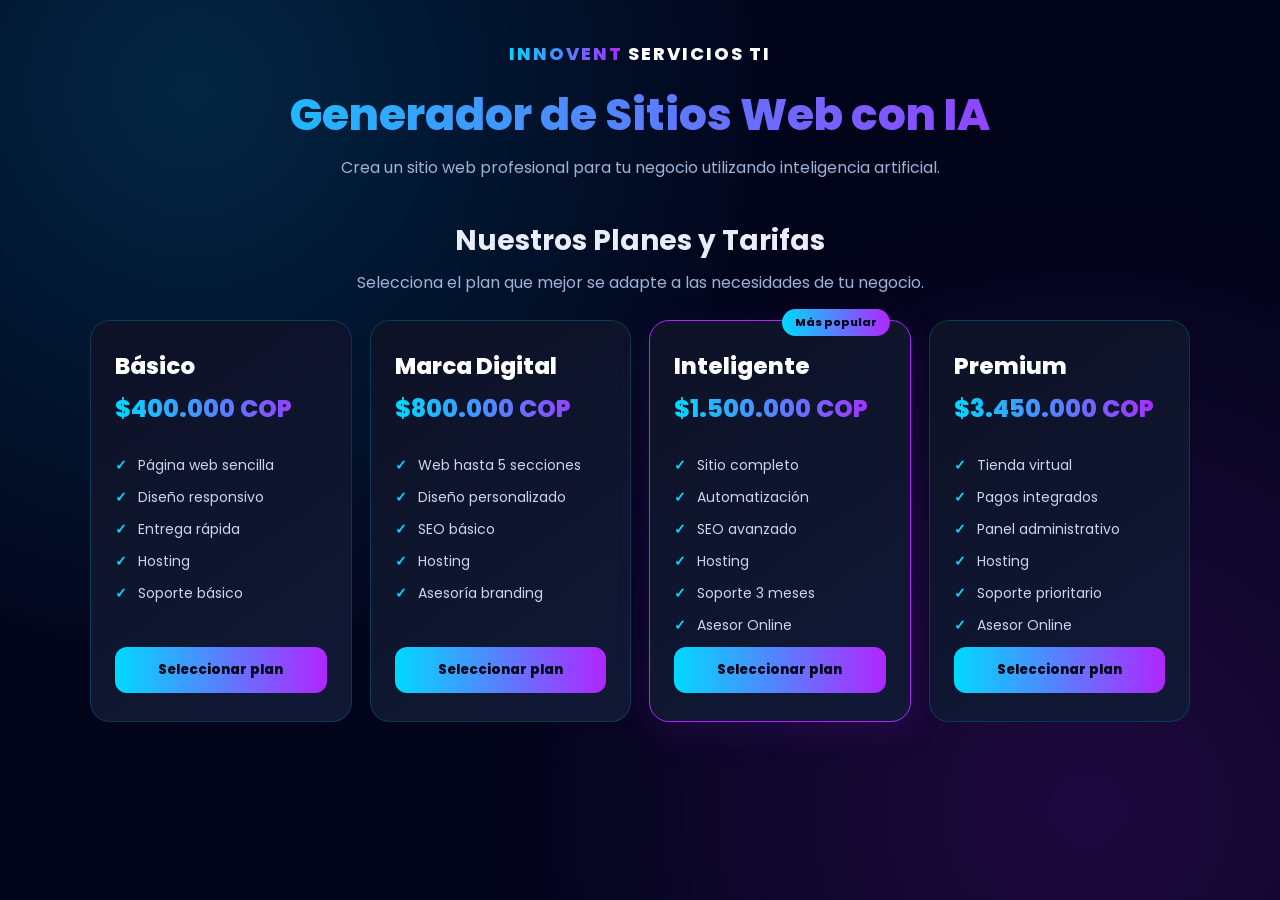
<file: generador-ia.html>
<!DOCTYPE html>
<html lang="es">
<head>
<meta charset="UTF-8">
<meta name="viewport" content="width=device-width, initial-scale=1.0">

<title>Generador de Sitios Web con IA | Innovent Servicios TI</title>

<style>

@import url('https://fonts.googleapis.com/css2?family=Poppins:wght@400;500;600;700;800&display=swap');

:root{
    --cyan:#00d9ff;
    --magenta:#b026ff;
    --bg:#02041a;
    --card:#0d1226;
    --card2:#111936;
    --text:#e8edf8;
    --muted:#9db3d6;
    --success:#25d366;
}

*{
    box-sizing:border-box;
}

body{
    margin:0;
    font-family:'Poppins',sans-serif;
    background:
        radial-gradient(circle at 15% 10%,rgba(0,190,255,.18),transparent 45%),
        radial-gradient(circle at 85% 90%,rgba(176,38,255,.16),transparent 45%),
        var(--bg);
    color:var(--text);
    min-height:100vh;
    padding:40px 20px;
}

.wrap{
    max-width:1100px;
    margin:auto;
}

/* =========================
   HEADER
========================= */

.header{
    text-align:center;
    margin-bottom:40px;
}

.logo{
    font-size:18px;
    font-weight:800;
    letter-spacing:2px;
    color:white;
    margin-bottom:15px;
}

.logo span{
    background:linear-gradient(90deg,var(--cyan),var(--magenta));
    -webkit-background-clip:text;
    background-clip:text;
    color:transparent;
}

h1{
    font-size:clamp(28px,4vw,44px);
    font-weight:800;
    margin:0 0 8px;
    background:linear-gradient(
        90deg,
        var(--cyan),
        var(--magenta)
    );
    -webkit-background-clip:text;
    background-clip:text;
    color:transparent;
}

.subtitle{
    color:var(--muted);
    margin:0 auto;
    max-width:700px;
}

/* =========================
   PLANES
========================= */

.planes-section{
    margin-bottom:35px;
}

.planes-title{
    text-align:center;
    margin-bottom:25px;
}

.planes-title h2{
    margin:0;
    font-size:28px;
}

.planes-title p{
    color:var(--muted);
    margin-top:8px;
}

.planes-grid{
    display:grid;
    grid-template-columns:repeat(4,1fr);
    gap:18px;
}

.plan{
    position:relative;
    background:linear-gradient(
        145deg,
        rgba(13,18,38,.98),
        rgba(17,25,54,.98)
    );

    border:1px solid rgba(0,217,255,.18);
    border-radius:20px;
    padding:25px;
    transition:.3s;
}

.plan:hover{
    transform:translateY(-6px);
    border-color:var(--cyan);
    box-shadow:0 15px 40px rgba(0,217,255,.12);
}

.plan.selected{
    border:2px solid var(--cyan);
    box-shadow:
        0 0 0 3px rgba(0,217,255,.08),
        0 15px 45px rgba(0,217,255,.15);
}

.plan.destacado{
    border-color:var(--magenta);
}

.badge{
    position:absolute;
    top:-12px;
    right:20px;
    padding:5px 12px;
    border-radius:20px;
    font-size:11px;
    font-weight:700;

    background:linear-gradient(
        90deg,
        var(--cyan),
        var(--magenta)
    );

    color:#02041a;
}

.plan h3{
    margin:0 0 8px;
    font-size:23px;
}

.plan-price{
    font-size:24px;
    font-weight:800;
    margin-bottom:18px;

    background:linear-gradient(
        90deg,
        var(--cyan),
        var(--magenta)
    );

    -webkit-background-clip:text;
    background-clip:text;
    color:transparent;
}

.plan ul{
    padding:0;
    margin:0 0 22px;
    list-style:none;
}

.plan li{
    margin:10px 0;
    color:#c7d5ed;
    font-size:14px;
}

.plan li::before{
    content:"✓";
    color:var(--cyan);
    font-weight:bold;
    margin-right:8px;
}

.btn-plan{
    width:100%;
    padding:13px;
    border:none;
    border-radius:12px;

    background:linear-gradient(
        90deg,
        var(--cyan),
        var(--magenta)
    );

    color:#02041a;
    font-family:inherit;
    font-weight:800;
    cursor:pointer;
    transition:.2s;
}

.btn-plan:hover{
    transform:translateY(-2px);
}

/* =========================
   PLAN SELECCIONADO
========================= */

.plan-selected{
    display:none;

    background:#071026;
    border:1px solid rgba(0,217,255,.3);
    border-radius:15px;

    padding:16px 20px;
    margin-bottom:25px;
}

.plan-selected.active{
    display:flex;
    justify-content:space-between;
    align-items:center;
    gap:15px;
}

.plan-selected strong{
    color:var(--cyan);
}

.change-plan{
    background:transparent;
    border:1px solid var(--cyan);
    color:var(--cyan);
    border-radius:8px;
    padding:7px 12px;
    cursor:pointer;
}

/* =========================
   GENERADOR
========================= */

.generator-container{
    display:none;
}

.generator-container.active{
    display:block;
}

form{
    background:var(--card);
    border:1px solid rgba(0,217,255,.25);
    border-radius:20px;
    padding:28px;
    display:grid;
    gap:18px;
}

.form-title{
    margin:0 0 5px;
    font-size:22px;
}

.form-description{
    color:var(--muted);
    margin:0 0 10px;
    font-size:14px;
}

label{
    font-size:14px;
    font-weight:600;
    color:#bcd0ee;
    margin-bottom:6px;
    display:block;
}

input,
select,
textarea{
    width:100%;
    padding:12px 14px;
    border-radius:10px;
    border:1px solid rgba(255,255,255,.12);
    background:#070b1c;
    color:var(--text);
    font-family:inherit;
    font-size:15px;
}

input:focus,
select:focus,
textarea:focus{
    outline:2px solid var(--cyan);
}

textarea{
    resize:vertical;
    min-height:90px;
}

.row2{
    display:grid;
    grid-template-columns:1fr 1fr;
    gap:18px;
}

.btn-generar{
    margin-top:6px;
    padding:15px 20px;
    border:none;
    border-radius:14px;

    font-family:inherit;
    font-weight:700;
    font-size:16px;

    color:#02041a;

    background:linear-gradient(
        90deg,
        var(--cyan),
        var(--magenta)
    );

    cursor:pointer;
    transition:.15s;
}

.btn-generar:hover{
    transform:translateY(-2px);
}

.btn-generar:disabled{
    opacity:.6;
    cursor:not-allowed;
}

#estado{
    font-size:14px;
    color:var(--muted);
    min-height:20px;
}

/* =========================
   INFORMACION DE PLAN
========================= */

.payment-info{
    margin-top:5px;
    padding:15px;
    border-radius:12px;

    background:rgba(37,211,102,.08);
    border:1px solid rgba(37,211,102,.25);

    color:#bdeecb;
    font-size:13px;
}

.payment-info strong{
    color:#25d366;
}

/* =========================
   RESULTADO
========================= */

#resultado{
    margin-top:34px;
    display:none;
}

#resultado h2{
    font-size:20px;
    margin-bottom:12px;
}

.preview-box{
    border:1px solid rgba(0,217,255,.3);
    border-radius:16px;
    overflow:hidden;
    background:white;
    height:600px;
}

.preview-box iframe{
    width:100%;
    height:100%;
    border:0;
}

.acciones{
    display:flex;
    gap:12px;
    margin-top:14px;
    flex-wrap:wrap;
}

.acciones button{
    flex:1;
    min-width:180px;
    padding:14px;
    border-radius:12px;
    cursor:pointer;
    font-family:inherit;
    font-weight:700;
}

.btn-descargar{
    border:none;

    background:linear-gradient(
        90deg,
        var(--cyan),
        var(--magenta)
    );
}

.btn-secundario{
    background:transparent;
    border:1px solid var(--cyan);
    color:var(--cyan);
}

/* ================================
   PLANES - DISEÑO WEB PROFESIONAL
================================ */

.planes-web {
    width: 100%;
    max-width: 1200px;
    margin: 0 auto;
    padding: 40px 20px;
    text-align: center;
    font-family: 'Poppins', sans-serif;
}

.planes-web h2 {
    margin: 0 0 8px;
    font-size: clamp(28px, 4vw, 42px);
    font-weight: 800;
    background: linear-gradient(90deg, #00d9ff, #b026ff);
    -webkit-background-clip: text;
    background-clip: text;
    color: transparent;
}

.planes-web .sub {
    margin: 0 0 35px;
    color: #9db3d6;
    font-size: 16px;
}

/* CONTENEDOR */

.carousel-container {
    width: 100%;
    overflow: hidden;
}

/* GRID DE PLANES */

.carousel-track {
    display: grid;
    grid-template-columns: repeat(4, minmax(0, 1fr));
    gap: 20px;
    width: 100%;
}

/* TARJETA */

.plan {
    position: relative;
    display: flex;
    flex-direction: column;
    text-align: left;

    min-width: 0;

    padding: 28px 24px;

    background:
        linear-gradient(
            145deg,
            rgba(13, 18, 38, 0.98),
            rgba(17, 25, 54, 0.98)
        );

    border: 1px solid rgba(0, 217, 255, 0.18);
    border-radius: 20px;

    color: #e8edf8;

    transition:
        transform 0.3s ease,
        border-color 0.3s ease,
        box-shadow 0.3s ease;
}

.plan:hover {
    transform: translateY(-7px);

    border-color: #00d9ff;

    box-shadow:
        0 15px 40px rgba(0, 217, 255, 0.12);
}

/* PLAN DESTACADO */

.plan.destacado {
    border: 1px solid #b026ff;

    box-shadow:
        0 10px 35px rgba(176, 38, 255, 0.12);
}

.plan.destacado:hover {
    border-color: #b026ff;

    box-shadow:
        0 18px 45px rgba(176, 38, 255, 0.20);
}

/* BADGE */

.badge {
    position: absolute;

    top: -12px;
    right: 20px;

    padding: 5px 13px;

    border-radius: 20px;

    font-size: 11px;
    font-weight: 800;

    background:
        linear-gradient(
            90deg,
            #00d9ff,
            #b026ff
        );

    color: #02041a;

    white-space: nowrap;
}

/* TITULO */

.plan h3 {
    margin: 0 0 8px;

    font-size: 23px;
    font-weight: 800;

    color: #ffffff;
}

/* PRECIO */

.plan h4 {
    margin: 0 0 20px;

    font-size: 23px;
    font-weight: 800;

    background:
        linear-gradient(
            90deg,
            #00d9ff,
            #b026ff
        );

    -webkit-background-clip: text;
    background-clip: text;

    color: transparent;
}

/* LISTA */

.plan ul {
    margin: 0;
    padding: 0;

    list-style: none;

    flex: 1;
}

.plan li {
    position: relative;

    margin: 11px 0;

    padding-left: 23px;

    color: #c7d5ed;

    font-size: 14px;
    line-height: 1.5;
}

.plan li::before {
    content: "✓";

    position: absolute;
    left: 0;
    top: 0;

    color: #00d9ff;

    font-weight: 800;
}

/* ================================
   TABLET
================================ */

@media (max-width: 1050px) {

    .carousel-track {
        grid-template-columns: repeat(2, minmax(0, 1fr));
    }

    .plan {
        padding: 25px 22px;
    }

}

/* ================================
   MÓVILES
================================ */

@media (max-width: 650px) {

    .planes-web {
        padding: 30px 15px;
    }

    .planes-web h2 {
        font-size: 30px;
    }

    .planes-web .sub {
        font-size: 14px;
        margin-bottom: 28px;
    }

    .carousel-track {
        grid-template-columns: 1fr;
        gap: 18px;
    }

    .plan {
        width: 100%;
        padding: 25px 22px;

        border-radius: 18px;
    }

    .plan h3 {
        font-size: 22px;
    }

    .plan h4 {
        font-size: 22px;
    }

    .plan li {
        font-size: 14px;
    }

}

/* ================================
   MÓVILES PEQUEÑOS
================================ */

@media (max-width: 400px) {

    .planes-web {
        padding: 25px 12px;
    }

    .plan {
        padding: 22px 18px;
    }

    .badge {
        right: 15px;
        font-size: 10px;
    }

}

/* =========================
   RESPONSIVE
========================= */

@media(max-width:950px){

    .planes-grid{
        grid-template-columns:repeat(2,1fr);
    }

}

@media(max-width:600px){

    body{
        padding:25px 15px;
    }

    .planes-grid{
        grid-template-columns:1fr;
    }

    .row2{
        grid-template-columns:1fr;
    }

    form{
        padding:20px;
    }

    .plan-selected.active{
        flex-direction:column;
        align-items:flex-start;
    }

    .preview-box{
        height:450px;
    }

}

</style>
</head>

<body>

<div class="wrap">

<!-- =========================
     HEADER
========================= -->

<div class="header">

    <div class="logo">
        <span>INNOVENT</span> SERVICIOS TI
    </div>

    <h1>
        Generador de Sitios Web con IA
    </h1>

    <p class="subtitle">
        Crea un sitio web profesional para tu negocio utilizando
        inteligencia artificial.
    </p>

</div>


<!-- =========================
     PLANES
========================= -->

<section class="planes-section" id="planes">

    <div class="planes-title">

        <h2>
            Nuestros Planes y Tarifas
        </h2>

        <p>
            Selecciona el plan que mejor se adapte a las necesidades
            de tu negocio.
        </p>

    </div>


    <div class="planes-grid">


        <!-- BÁSICO -->

        <div class="plan" data-plan="Básico">

            <h3>Básico</h3>

            <div class="plan-price">
                $400.000 COP
            </div>

            <ul>
                <li>Página web sencilla</li>
                <li>Diseño responsivo</li>
                <li>Entrega rápida</li>
                <li>Hosting</li>
                <li>Soporte básico</li>
            </ul>

            <button
                type="button"
                class="btn-plan"
                onclick="seleccionarPlan('Básico',400000)"
            >
                Seleccionar plan
            </button>

        </div>


        <!-- MARCA DIGITAL -->

        <div class="plan" data-plan="Marca Digital">

            <h3>Marca Digital</h3>

            <div class="plan-price">
                $800.000 COP
            </div>

            <ul>
                <li>Web hasta 5 secciones</li>
                <li>Diseño personalizado</li>
                <li>SEO básico</li>
                <li>Hosting</li>
                <li>Asesoría branding</li>
            </ul>

            <button
                type="button"
                class="btn-plan"
                onclick="seleccionarPlan('Marca Digital',800000)"
            >
                Seleccionar plan
            </button>

        </div>


        <!-- INTELIGENTE -->

        <div class="plan destacado" data-plan="Inteligente">

            <span class="badge">
                Más popular
            </span>

            <h3>Inteligente</h3>

            <div class="plan-price">
                $1.500.000 COP
            </div>

            <ul>
                <li>Sitio completo</li>
                <li>Automatización</li>
                <li>SEO avanzado</li>
                <li>Hosting</li>
                <li>Soporte 3 meses</li>
                <li>Asesor Online</li>
            </ul>

            <button
                type="button"
                class="btn-plan"
                onclick="seleccionarPlan('Inteligente',1500000)"
            >
                Seleccionar plan
            </button>

        </div>


        <!-- PREMIUM -->

        <div class="plan" data-plan="Premium">

            <h3>Premium</h3>

            <div class="plan-price">
                $3.450.000 COP
            </div>

            <ul>
                <li>Tienda virtual</li>
                <li>Pagos integrados</li>
                <li>Panel administrativo</li>
                <li>Hosting</li>
                <li>Soporte prioritario</li>
                <li>Asesor Online</li>
            </ul>

            <button
                type="button"
                class="btn-plan"
                onclick="seleccionarPlan('Premium',3450000)"
            >
                Seleccionar plan
            </button>

        </div>

    </div>

</section>


<!-- =========================
     PLAN SELECCIONADO
========================= -->

<div
    id="plan-selected"
    class="plan-selected"
>

    <div>

        Plan seleccionado:

        <strong id="plan-name">
            -
        </strong>

        ·

        <strong id="plan-price">
            $0 COP
        </strong>

    </div>

    <button
        type="button"
        class="change-plan"
        onclick="cambiarPlan()"
    >
        Cambiar plan
    </button>

</div>


<!-- =========================
     GENERADOR
========================= -->

<section
    id="generator-container"
    class="generator-container"
>

    <form id="form-agente">

        <div>

            <h2 class="form-title">
                Configura tu sitio web
            </h2>

            <p class="form-description">
                Completa la información y nuestro agente de IA
                generará una propuesta de sitio web.
            </p>

        </div>


        <div>

            <label for="negocio">
                Nombre de tu negocio *
            </label>

            <input
                id="negocio"
                type="text"
                placeholder="Ej. Panadería La Espiga"
                required
            >

        </div>


        <div class="row2">

            <div>

                <label for="rubro">
                    Rubro / industria *
                </label>

                <input
                    id="rubro"
                    type="text"
                    placeholder="Ej. Panadería artesanal"
                    required
                >

            </div>


            <div>

                <label for="tono">
                    Tono de comunicación
                </label>

                <select id="tono">

                    <option value="profesional y cercano">
                        Profesional y cercano
                    </option>

                    <option value="formal y corporativo">
                        Formal y corporativo
                    </option>

                    <option value="juvenil y divertido">
                        Juvenil y divertido
                    </option>

                    <option value="elegante y minimalista">
                        Elegante y minimalista
                    </option>

                </select>

            </div>

        </div>


        <div>

            <label for="colores">
                Paleta de colores preferida
            </label>

            <input
                id="colores"
                type="text"
                placeholder="Ej. tonos tierra y verde oliva"
            >

        </div>


        <div>

            <label for="secciones">
                Secciones que necesitas
            </label>

            <textarea
                id="secciones"
                placeholder="Ej. Inicio, Nosotros, Servicios, Testimonios, Contacto"
            ></textarea>

        </div>


        <div>

            <label for="objetivo">
                Objetivo principal del sitio
            </label>

            <textarea
                id="objetivo"
                placeholder="Ej. Conseguir clientes, vender productos, mostrar servicios..."
            ></textarea>

        </div>


        <button
            type="submit"
            class="btn-generar"
            id="btn-generar"
        >
            ✨ Generar mi sitio web con IA
        </button>


        <div id="estado"></div>


        <div class="payment-info">

            <strong>
                Plan activo:
            </strong>

            <span id="payment-plan">
                Selecciona un plan para continuar.
            </span>

            <br><br>

            El plan seleccionado será enviado al sistema
            para validar el servicio contratado.

        </div>

    </form>

</section>


<!-- =========================
     RESULTADO
========================= -->

<div id="resultado">

    <h2>
        Vista previa de tu sitio
    </h2>

    <div class="preview-box">

        <iframe
            id="iframe-preview"
            title="Vista previa del sitio generado"
        ></iframe>

    </div>


    <div class="acciones">

        <button
            id="btn-descargar"
            class="btn-descargar"
        >
            ⬇️ Descargar HTML
        </button>


        <button
            id="btn-regenerar"
            class="btn-secundario"
            type="button"
        >
            🔄 Generar otra versión
        </button>

    </div>

</div>

</div>


<script>

/* ==========================================
   VARIABLES
========================================== */

const form =
    document.getElementById('form-agente');

const estado =
    document.getElementById('estado');

const btnGenerar =
    document.getElementById('btn-generar');

const resultado =
    document.getElementById('resultado');

const iframe =
    document.getElementById('iframe-preview');

const generatorContainer =
    document.getElementById('generator-container');

const planSelected =
    document.getElementById('plan-selected');

const planName =
    document.getElementById('plan-name');

const planPrice =
    document.getElementById('plan-price');

const paymentPlan =
    document.getElementById('payment-plan');


let ultimoHTML = '';


let planActual = {
    nombre:null,
    precio:0
};


/* ==========================================
   SELECCIONAR PLAN
========================================== */

function seleccionarPlan(nombre,precio){

    planActual.nombre = nombre;

    planActual.precio = precio;


    /*
       Quitar selección anterior
    */

    document
        .querySelectorAll('.plan')
        .forEach(plan => {

            plan.classList.remove('selected');

        });


    /*
       Buscar tarjeta seleccionada
    */

    const tarjeta =
        document.querySelector(
            `.plan[data-plan="${nombre}"]`
        );


    if(tarjeta){

        tarjeta.classList.add('selected');

    }


    /*
       Mostrar información
    */

    planName.textContent =
        nombre;


    planPrice.textContent =
        `$${precio.toLocaleString('es-CO')} COP`;


    paymentPlan.textContent =
        `${nombre} — $${precio.toLocaleString('es-CO')} COP`;


    /*
       Mostrar plan seleccionado
    */

    planSelected.classList.add('active');


    /*
       Mostrar generador
    */

    generatorContainer.classList.add('active');


    /*
       Scroll automático
    */

    setTimeout(() => {

        generatorContainer.scrollIntoView({
            behavior:'smooth',
            block:'start'
        });

    },100);

}


/* ==========================================
   CAMBIAR PLAN
========================================== */

function cambiarPlan(){

    planActual.nombre = null;

    planActual.precio = 0;


    generatorContainer.classList.remove('active');

    planSelected.classList.remove('active');


    document
        .querySelectorAll('.plan')
        .forEach(plan => {

            plan.classList.remove('selected');

        });


    document
        .getElementById('planes')
        .scrollIntoView({
            behavior:'smooth'
        });

}


/* ==========================================
   GENERAR SITIO
========================================== */

async function generarSitio(){

    if(!planActual.nombre){

        alert(
            'Primero debes seleccionar un plan.'
        );

        return;

    }


    const payload = {

        negocio:
            document
            .getElementById('negocio')
            .value
            .trim(),

        rubro:
            document
            .getElementById('rubro')
            .value
            .trim(),

        colores:
            document
            .getElementById('colores')
            .value
            .trim(),

        secciones:
            document
            .getElementById('secciones')
            .value
            .trim(),

        objetivo:
            document
            .getElementById('objetivo')
            .value
            .trim(),

        tono:
            document
            .getElementById('tono')
            .value,

        /*
           DATOS DEL PLAN
        */

        plan:
            planActual.nombre,

        precio:
            planActual.precio

    };


    console.log(
        'Datos enviados:',
        payload
    );


    btnGenerar.disabled = true;


    estado.textContent =
        'Generando tu sitio web con IA... esto puede tardar unos segundos ⏳';


    try{

        const resp = await fetch(
            '/.netlify/functions/generar-sitio',
            {

                method:'POST',

                headers:{
                    'Content-Type':
                        'application/json'
                },

                body:
                    JSON.stringify(payload)

            }
        );


        const data =
            await resp.json();


        if(!resp.ok){

            throw new Error(
                data.error ||
                'Error desconocido'
            );

        }


        ultimoHTML =
            data.html;


        iframe.srcdoc =
            ultimoHTML;


        resultado.style.display =
            'block';


        estado.textContent =
            '¡Listo! Tu sitio se generó correctamente ✅';


        resultado.scrollIntoView({
            behavior:'smooth'
        });


    }
    catch(err){

        console.error(err);

        estado.textContent =
            'Ocurrió un error: ' +
            err.message;

    }
    finally{

        btnGenerar.disabled =
            false;

    }

}


/* ==========================================
   FORMULARIO
========================================== */

form.addEventListener(
    'submit',
    function(e){

        e.preventDefault();

        generarSitio();

    }
);


/* ==========================================
   REGENERAR
========================================== */

document
    .getElementById('btn-regenerar')
    .addEventListener(
        'click',
        generarSitio
    );


/* ==========================================
   DESCARGAR HTML
========================================== */

document
    .getElementById('btn-descargar')
    .addEventListener(
        'click',
        () => {

            if(!ultimoHTML){

                alert(
                    'Primero debes generar un sitio web.'
                );

                return;

            }


            const blob =
                new Blob(
                    [ultimoHTML],
                    {
                        type:'text/html'
                    }
                );


            const url =
                URL.createObjectURL(blob);


            const a =
                document.createElement('a');


            a.href =
                url;


            a.download =
                'mi-sitio-web.html';


            document.body.appendChild(a);


            a.click();


            document.body.removeChild(a);


            URL.revokeObjectURL(url);

        }
    );


</script>

</body>
</html>
</file>
